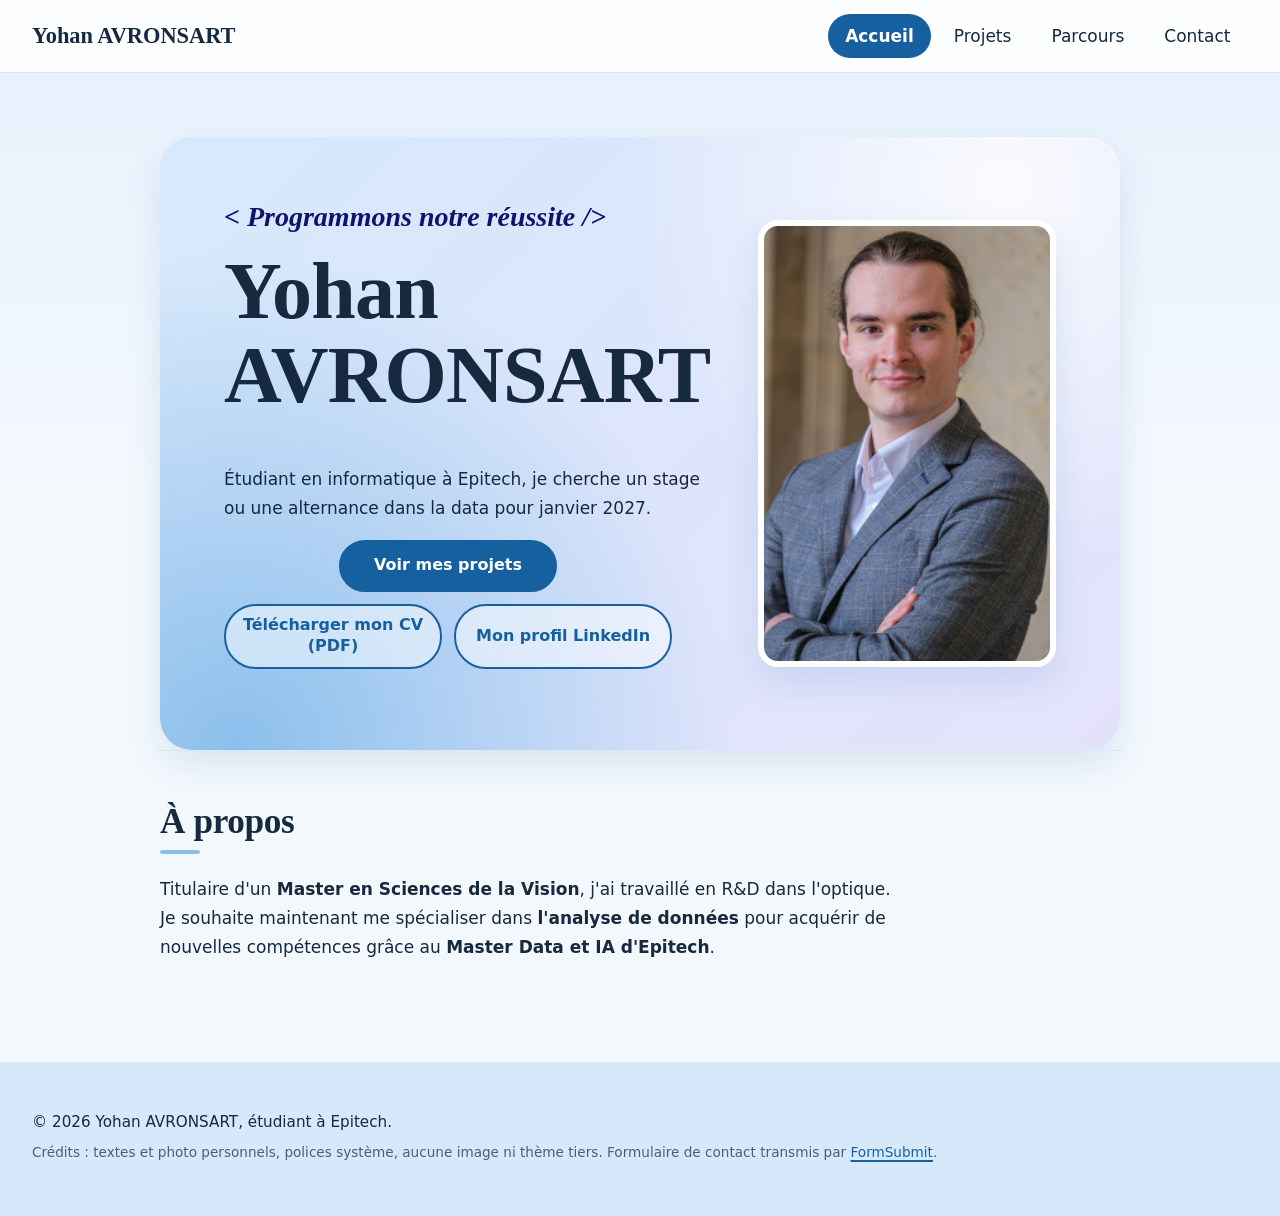
<file: index.html>
<!doctype html>
<html lang="fr">
  <head>
    <meta charset="utf-8" />
    <meta name="viewport" content="width=device-width, initial-scale=1" />
    <title>Yohan AVRONSART - Présentation</title>
    <meta
      name="description"
      content="Portfolio de Yohan AVRONSART, étudiant en informatique à Epitech."
    />
    <meta property="og:title" content="Accueil | Yohan AVRONSART" />
    <meta
      property="og:description"
      content="Portfolio de Yohan AVRONSART, étudiant en informatique à Epitech."
    />
    <link rel="stylesheet" href="css/base.css" />
    <link rel="stylesheet" href="css/layout.css" />
    <link rel="stylesheet" href="css/components.css" />
  </head>
  <body>
    <a class="skip-link" href="#contenu">Aller au contenu</a>
    <header class="site-header">
      <a class="site-header__brand" href="index.html">Yohan AVRONSART</a>
      <nav class="nav" aria-label="Navigation principale">
        <!-- Menu burger sans JavaScript : la case à cocher retient si le menu est ouvert ou fermé -->
        <input class="nav__checkbox" type="checkbox" id="burger" />
        <label class="nav__burger" for="burger">
          <span class="nav__bars" aria-hidden="true"></span>Menu
        </label>
        <ul class="nav__list">
          <li>
            <a class="nav__link" href="index.html" aria-current="page"
              >Accueil</a
            >
          </li>
          <li><a class="nav__link" href="projets.html">Projets</a></li>
          <li><a class="nav__link" href="parcours.html">Parcours</a></li>
          <li><a class="nav__link" href="contact.html">Contact</a></li>
        </ul>
      </nav>
    </header>
    <main class="page" id="contenu">
      <section class="hero page__section" aria-labelledby="titre-hero">
        <div>
          <p class="hero__tagline">&lt; Programmons notre réussite /&gt;</p>
          <h1 class="hero__title" id="titre-hero">Yohan AVRONSART</h1>
          <p>
            Étudiant en informatique à Epitech, je cherche un stage ou une
            alternance dans la data pour
            janvier 2027.
          </p>
          <div class="hero__actions">
            <a class="button hero__main-action" href="projets.html"
              >Voir mes projets</a
            >
            <a class="button button--ghost" href="assets/cv.pdf" download
              >Télécharger mon CV (PDF)</a
            >
            <a
              class="button button--ghost"
              href="https://www.linkedin.com/in/yohan-avronsart-973181307/"
              target="_blank"
              rel="noopener noreferrer"
              aria-label="Mon profil LinkedIn (nouvel onglet)"
              >Mon profil LinkedIn</a
            >
          </div>
        </div>
        <img
          class="hero__photo"
          src="assets/photo_yohan.png"
          width="227"
          height="342"
          alt="Portrait professionnel de Yohan AVRONSART"
        />
      </section>

      <section class="page__section" aria-labelledby="titre-apropos">
        <h2 id="titre-apropos">À propos</h2>
        <p>
          Titulaire d'un <b>Master en Sciences de la Vision</b>, j'ai travaillé
          en R&D dans l'optique. Je souhaite maintenant me spécialiser dans
          <b>l'analyse de données</b> pour acquérir de nouvelles compétences
          grâce au <b>Master Data et IA d'Epitech</b>.
        </p>
      </section>
    </main>
    <footer class="site-footer">
      <p>© 2026 Yohan AVRONSART, étudiant à Epitech.</p>
      <p class="site-footer__credits">
        Crédits : textes et photo personnels, polices système, aucune image ni
        thème tiers. Formulaire de contact transmis par
        <a href="https://formsubmit.co/" target="_blank" rel="noopener noreferrer">FormSubmit</a>.
      </p>
    </footer>
  </body>
</html>
</file>
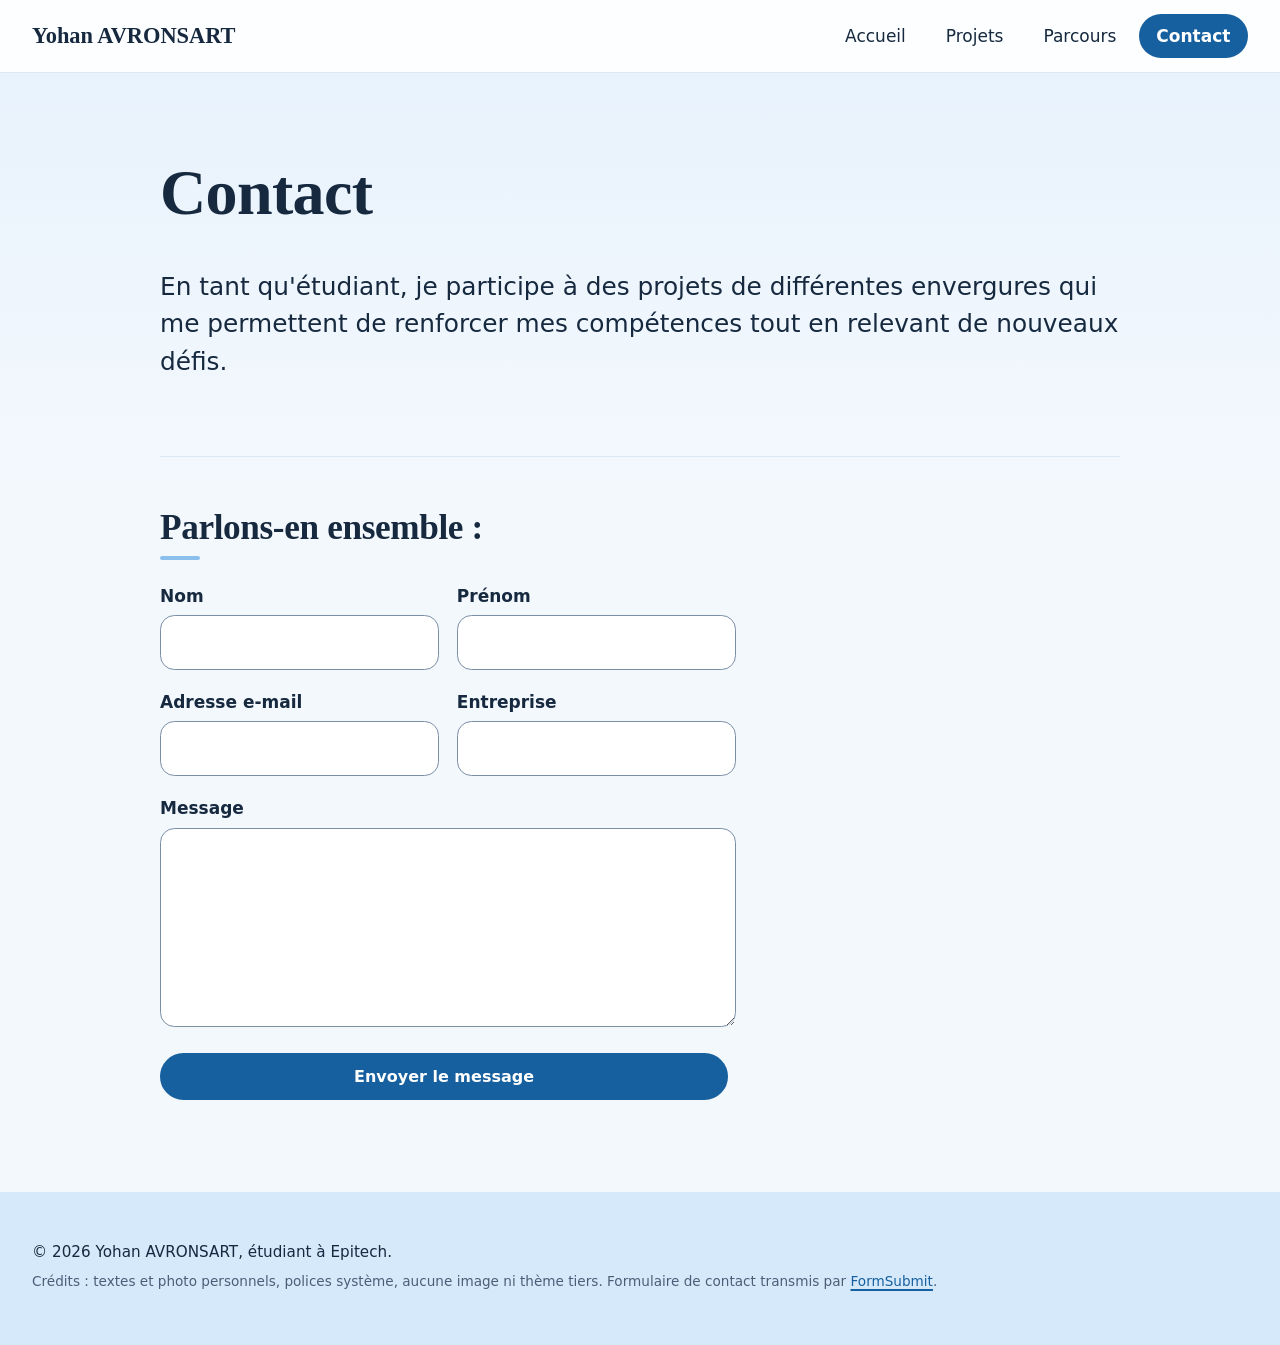
<file: contact.html>
<!doctype html>
<html lang="fr">
  <head>
    <meta charset="utf-8" />
    <meta name="viewport" content="width=device-width, initial-scale=1" />
    <title>Yohan AVRONSART - Contact</title>
    <meta
      name="description"
      content="Contacter Yohan AVRONSART : e-mail, réseaux professionnels et formulaire de contact."
    />
    <meta property="og:title" content="Contact | Yohan AVRONSART" />
    <meta
      property="og:description"
      content="Contacter Yohan AVRONSART : e-mail, réseaux professionnels et formulaire de contact."
    />
    <link rel="stylesheet" href="css/base.css" />
    <link rel="stylesheet" href="css/layout.css" />
    <link rel="stylesheet" href="css/components.css" />
  </head>
  <body>
    <a class="skip-link" href="#contenu">Aller au contenu</a>
    <header class="site-header">
      <a class="site-header__brand" href="index.html">Yohan AVRONSART</a>
      <nav class="nav" aria-label="Navigation principale">
        <!-- Menu burger sans JavaScript : la case à cocher retient si le menu est ouvert ou fermé -->
        <input class="nav__checkbox" type="checkbox" id="burger" />
        <label class="nav__burger" for="burger">
          <span class="nav__bars" aria-hidden="true"></span>Menu
        </label>
        <ul class="nav__list">
          <li><a class="nav__link" href="index.html">Accueil</a></li>
          <li><a class="nav__link" href="projets.html">Projets</a></li>
          <li><a class="nav__link" href="parcours.html">Parcours</a></li>
          <li>
            <a class="nav__link" href="contact.html" aria-current="page"
              >Contact</a
            >
          </li>
        </ul>
      </nav>
    </header>
    <main class="page" id="contenu">
      <section class="page__section" aria-labelledby="titre-contact">
        <h1 id="titre-contact">Contact</h1>
        <p class="lead">
          En tant qu'étudiant, je participe à des projets de différentes envergures qui me 
          permettent de renforcer mes compétences tout en relevant de nouveaux défis.
        </p>
      </section>

      <section class="page__section" aria-labelledby="titre-form">
        <h2 id="titre-form">Parlons-en ensemble :</h2>
        <!-- Site sans backend : FormSubmit reçoit le formulaire et le transfère par mail. -->
        <form
          class="form"
          action="https://formsubmit.co/1112d678ba770323f76ae459d02d8b22"
          method="post"
        >
          <input
            type="hidden"
            name="_subject"
            value="Nouveau message depuis le portfolio"
          />
          <input type="hidden" name="_template" value="table" />
          <div>
            <label class="form__label" for="nom">Nom</label>
            <input
              class="form__field"
              id="nom"
              name="nom"
              type="text"
              autocomplete="family-name"
              required
            />
          </div>
          <div>
            <label class="form__label" for="prenom">Prénom</label>
            <input
              class="form__field"
              id="prenom"
              name="prenom"
              type="text"
              autocomplete="given-name"
              required
            />
          </div>
          <div>
            <label class="form__label" for="email">Adresse e-mail</label>
            <input
              class="form__field"
              id="email"
              name="email"
              type="email"
              autocomplete="email"
              required
            />
          </div>
          <div>
            <label class="form__label" for="entreprise">Entreprise</label>
            <input
              class="form__field"
              id="entreprise"
              name="entreprise"
              type="text"
              autocomplete="organization"
            />
          </div>
          <div class="form__full">
            <label class="form__label" for="message">Message</label>
            <textarea
              class="form__field"
              id="message"
              name="message"
              rows="6"
              required
            ></textarea>
          </div>
          <button class="button form__full" type="submit">
            Envoyer le message
          </button>
        </form>
      </section>
    </main>
    <footer class="site-footer">
      <p>© 2026 Yohan AVRONSART, étudiant à Epitech.</p>
      <p class="site-footer__credits">
        Crédits : textes et photo personnels, polices système, aucune image ni
        thème tiers. Formulaire de contact transmis par
        <a href="https://formsubmit.co/" target="_blank" rel="noopener noreferrer">FormSubmit</a>.
      </p>
    </footer>
  </body>
</html>
</file>
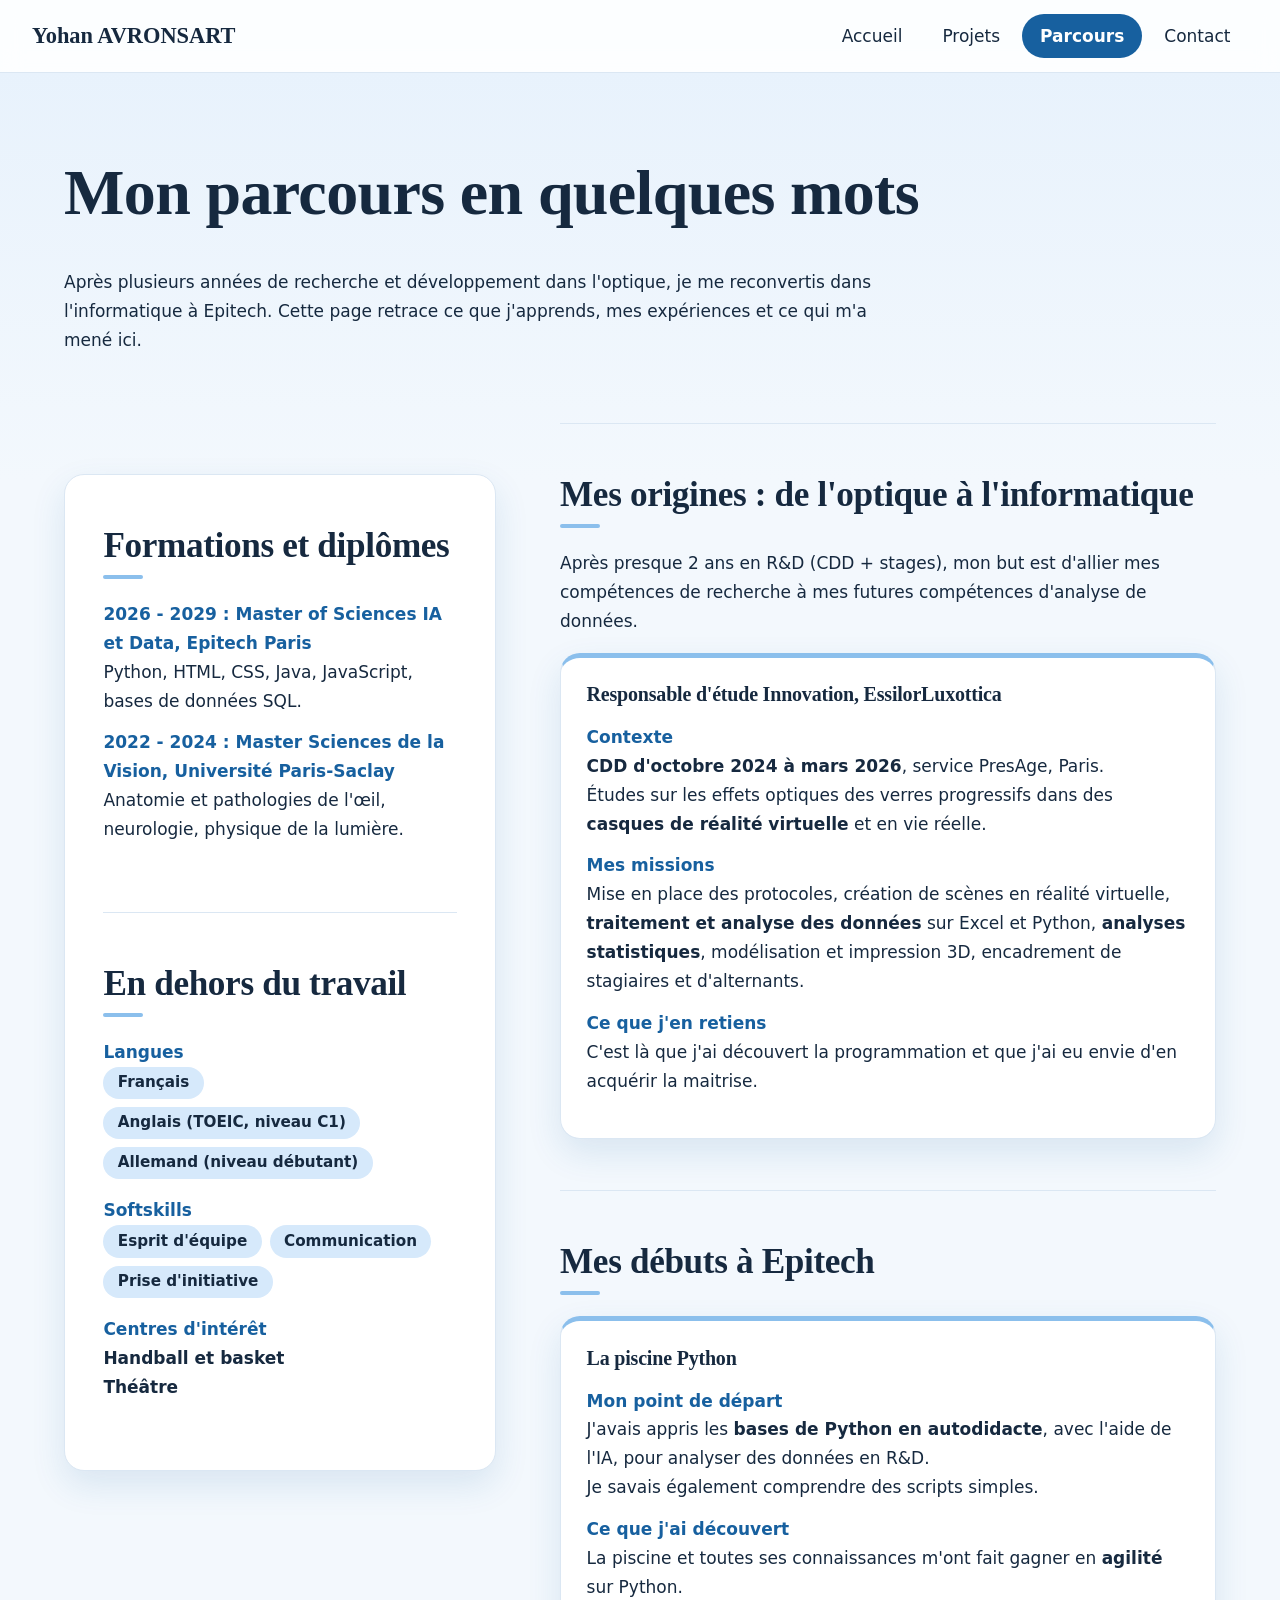
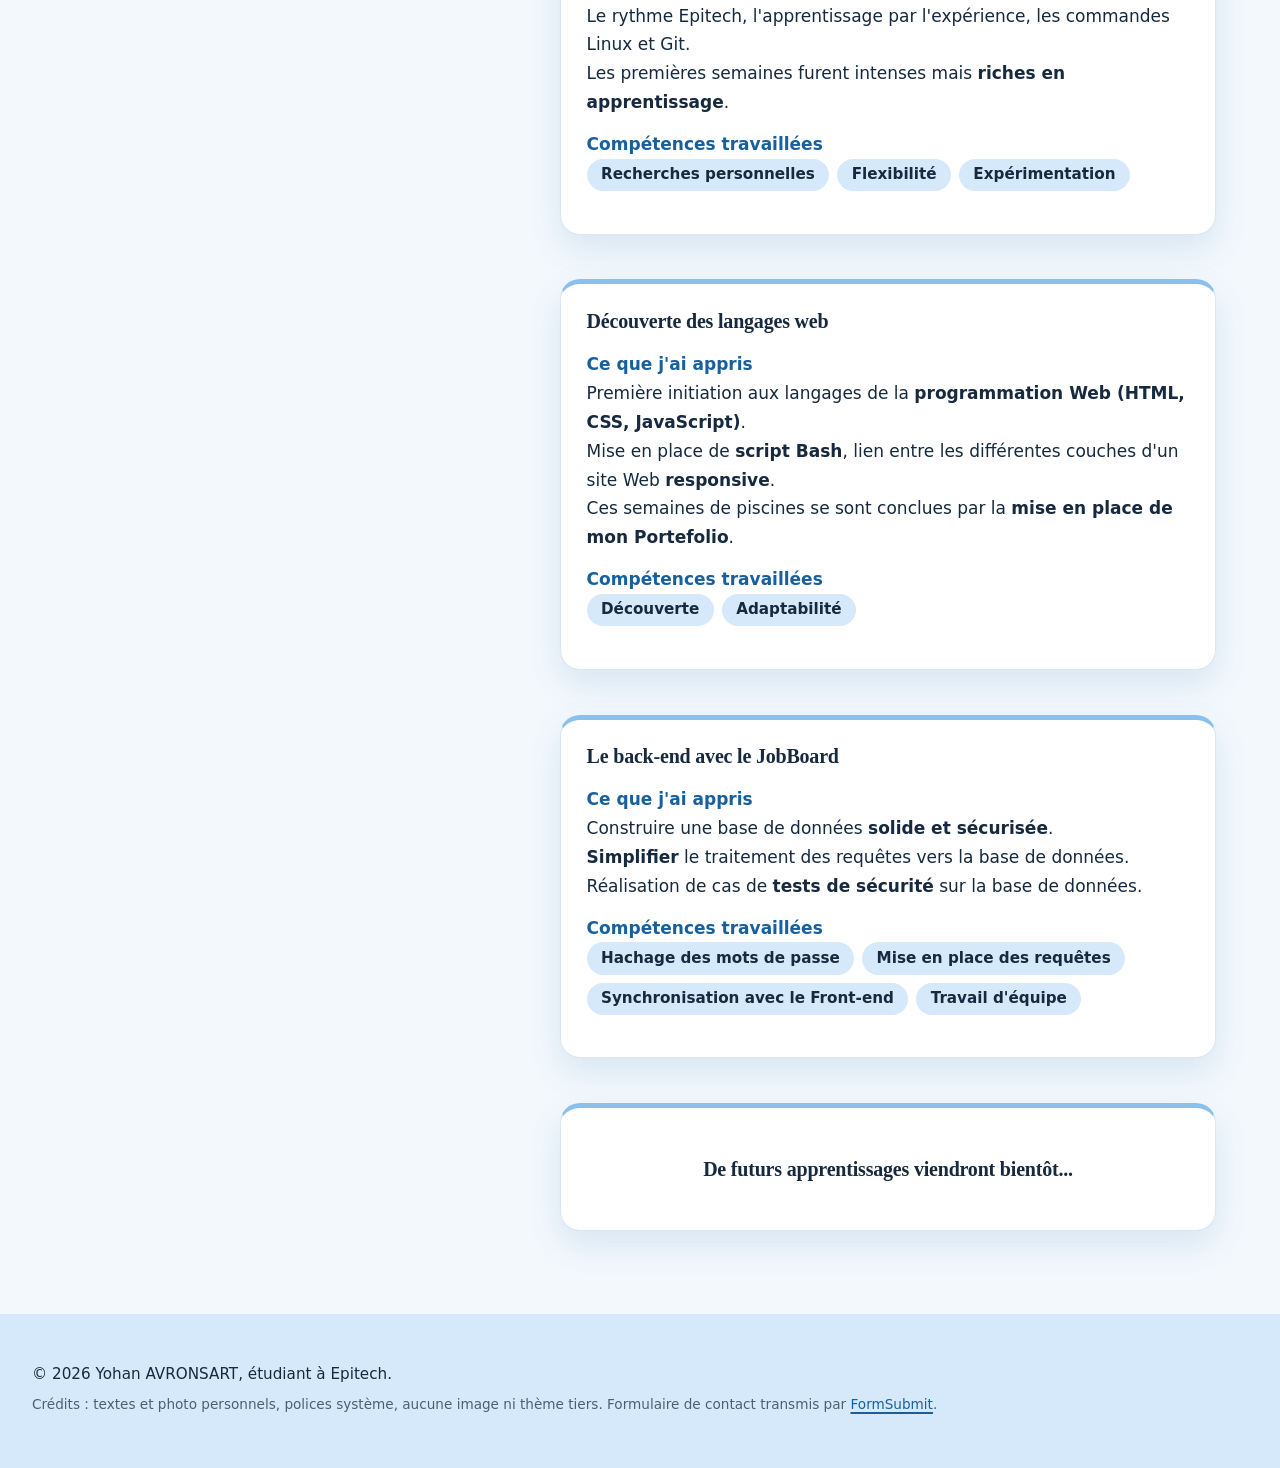
<file: parcours.html>
<!doctype html>
<html lang="fr">
  <head>
    <meta charset="utf-8" />
    <meta name="viewport" content="width=device-width, initial-scale=1" />
    <title>Yohan AVRONSART - Mon parcours</title>
    <meta
      name="description"
      content="Parcours de Yohan AVRONSART : ce que j'ai appris à Epitech, mes expériences hors projets scolaires, mon expérience en R&D et mes diplômes."
    />
    <meta property="og:title" content="Parcours | Yohan AVRONSART" />
    <meta
      property="og:description"
      content="Parcours de Yohan AVRONSART : ce que j'ai appris à Epitech, mes expériences hors projets scolaires, mon expérience en R&D et mes diplômes."
    />
    <link rel="stylesheet" href="css/base.css" />
    <link rel="stylesheet" href="css/layout.css" />
    <link rel="stylesheet" href="css/components.css" />
  </head>
  <body>
    <a class="skip-link" href="#contenu">Aller au contenu</a>
    <header class="site-header">
      <a class="site-header__brand" href="index.html">Yohan AVRONSART</a>
      <nav class="nav" aria-label="Navigation principale">
        <!-- Menu burger sans JavaScript : la case à cocher retient si le menu est ouvert ou fermé -->
        <input class="nav__checkbox" type="checkbox" id="burger" />
        <label class="nav__burger" for="burger">
          <span class="nav__bars" aria-hidden="true"></span>Menu
        </label>
        <ul class="nav__list">
          <li><a class="nav__link" href="index.html">Accueil</a></li>
          <li><a class="nav__link" href="projets.html">Projets</a></li>
          <li>
            <a class="nav__link" href="parcours.html" aria-current="page"
              >Parcours</a
            >
          </li>
          <li><a class="nav__link" href="contact.html">Contact</a></li>
        </ul>
      </nav>
    </header>
    <main class="page page--wide" id="contenu">
      <section class="page__section intro" aria-labelledby="titre-parcours">
        <h1 id="titre-parcours">Mon parcours en quelques mots</h1>
        <p>
          Après plusieurs années de recherche et développement dans l'optique,
          je me reconvertis dans l'informatique à Epitech. Cette page retrace ce
          que j'apprends, mes expériences et ce qui m'a mené ici.
        </p>
      </section>

      <div class="page__columns">
        <aside class="page__aside" aria-label="Formations et vie personnelle">
      <section class="page__section" aria-labelledby="titre-formations">
        <h2 id="titre-formations">Formations et diplômes</h2>
        <dl>
          <dt>2026 - 2029 : Master of Sciences IA et Data, Epitech Paris</dt>
          <dd>Python, HTML, CSS, Java, JavaScript, bases de données SQL.</dd>
          <dt>
            2022 - 2024 : Master Sciences de la Vision, Université
            Paris-Saclay
          </dt>
          <dd>
            Anatomie et pathologies de l'œil, neurologie, physique de la
            lumière.
          </dd>
        </dl>
      </section>

      <section class="page__section" aria-labelledby="titre-moi">
        <h2 id="titre-moi">En dehors du travail</h2>
        <dl>
          <dt>Langues</dt>
          <dd>
            <ul class="tags">
              <li class="tags__item">Français</li>
              <li class="tags__item">Anglais (TOEIC, niveau C1)</li>
              <li class="tags__item">Allemand (niveau débutant)</li>
            </ul>
          </dd>
          <dt>Softskills</dt>
          <dd>
            <ul class="tags">
              <li class="tags__item">Esprit d'équipe</li>
              <li class="tags__item">Communication</li>
              <li class="tags__item">Prise d'initiative</li>
            </ul>
          </dd>
          <dt>Centres d'intérêt</dt>
          <dd>
            <b>Handball et basket</b><br />
            <b>Théâtre</b>
          </dd>
        </dl>
      </section>
        </aside>

        <div class="page__main">

      <section class="page__section" aria-labelledby="titre-appris">
        <h2 id="titre-appris">Mes origines : de l'optique à l'informatique</h2>
        <p>
          Après presque 2 ans en R&D (CDD + stages), mon but est d'allier mes compétences de
          recherche à mes futures compétences d'analyse de données.
        </p>
        <div class="stack">
          <article class="card">
            <h3>Responsable d'étude Innovation, EssilorLuxottica</h3>
            <dl>
              <dt>Contexte</dt>
              <dd>
                <b>CDD d'octobre 2024 à mars 2026</b>, service PresAge,
                Paris.<br />
                Études sur les effets optiques des verres progressifs dans des
                <b>casques de réalité virtuelle</b> et en vie réelle.
              </dd>
              <dt>Mes missions</dt>
              <dd>
                Mise en place des protocoles, création de scènes en réalité
                virtuelle, <b>traitement et analyse des données</b> sur Excel et
                Python, <b>analyses statistiques</b>, modélisation et impression
                3D, encadrement de stagiaires et d'alternants.
              </dd>
              <dt>Ce que j'en retiens</dt>
              <dd>
                C'est là que j'ai découvert la programmation et que j'ai eu
                envie d'en acquérir la maitrise.<br />
              </dd>
            </dl>
          </article>
        </div>
      </section>

      <section class="page__section" aria-labelledby="titre-epitech">
        <h2 id="titre-epitech">Mes débuts à Epitech</h2>
        <div class="stack">
          <article class="card">
            <h3>La piscine Python</h3>
            <dl>
              <dt>Mon point de départ</dt>
              <dd>
                J'avais appris les <b>bases de Python en autodidacte</b>, avec
                l'aide de l'IA, pour analyser des données en R&amp;D.<br />
                Je savais également comprendre des scripts simples.  
              </dd>
              <dt>Ce que j'ai découvert</dt>
              <dd>
                La piscine et toutes ses connaissances m'ont fait gagner en <b>agilité</b> sur Python.<br />
                Le rythme Epitech, l'apprentissage par l'expérience, les commandes Linux et Git.<br />
                Les premières semaines furent intenses mais <b>riches en apprentissage</b>.
              </dd>
              <dt>Compétences travaillées</dt>
              <dd>
                <ul class="tags">
                  <li class="tags__item">Recherches personnelles</li>
                  <li class="tags__item">Flexibilité</li>
                  <li class="tags__item">Expérimentation</li>
                </ul>
              </dd>
            </dl>
          </article>
          <article class="card">
            <h3>Découverte des langages web</h3>
            <dl>
              <dt>Ce que j'ai appris</dt>
              <dd>
                Première initiation aux langages de la <b>programmation Web (HTML, CSS, JavaScript)</b>.<br />
                Mise en place de <b>script Bash</b>, lien entre les différentes couches d'un site Web <b>responsive</b>. <br />
                Ces semaines de piscines se sont conclues par la <b>mise en place de mon Portefolio</b>.
              </dd>
              <dt>Compétences travaillées</dt>
              <dd>
                <ul class="tags">
                  <li class="tags__item">Découverte</li>
                  <li class="tags__item">Adaptabilité</li>
                </ul>
              </dd>
            </dl>
          </article>
          <article class="card">
            <h3>Le back-end avec le JobBoard</h3>
            <dl>
              <dt>Ce que j'ai appris</dt>
              <dd>
                Construire une base de données <b>solide et sécurisée</b>.<br/>
                <b>Simplifier</b> le traitement des requêtes vers la base de données.<br />
                Réalisation de cas de <b>tests de sécurité</b> sur la base de données.
              </dd>
              <dt>Compétences travaillées</dt>
              <dd>
                <ul class="tags">
                  <li class="tags__item">Hachage des mots de passe</li>
                  <li class="tags__item">Mise en place des requêtes</li>
                  <li class="tags__item">Synchronisation avec le Front-end</li>
                  <li class="tags__item">Travail d'équipe</li>
                </ul>
              </dd>
            </dl>
          </article>
          <article class="card card--placeholder">
            <h3>De futurs apprentissages viendront bientôt...</h3>
          </article>
        </div>
      </section>
        </div>
      </div>
    </main>
    <footer class="site-footer">
      <p>© 2026 Yohan AVRONSART, étudiant à Epitech.</p>
      <p class="site-footer__credits">
        Crédits : textes et photo personnels, polices système, aucune image ni
        thème tiers. Formulaire de contact transmis par
        <a href="https://formsubmit.co/" target="_blank" rel="noopener noreferrer">FormSubmit</a>.
      </p>
    </footer>
  </body>
</html>
</file>
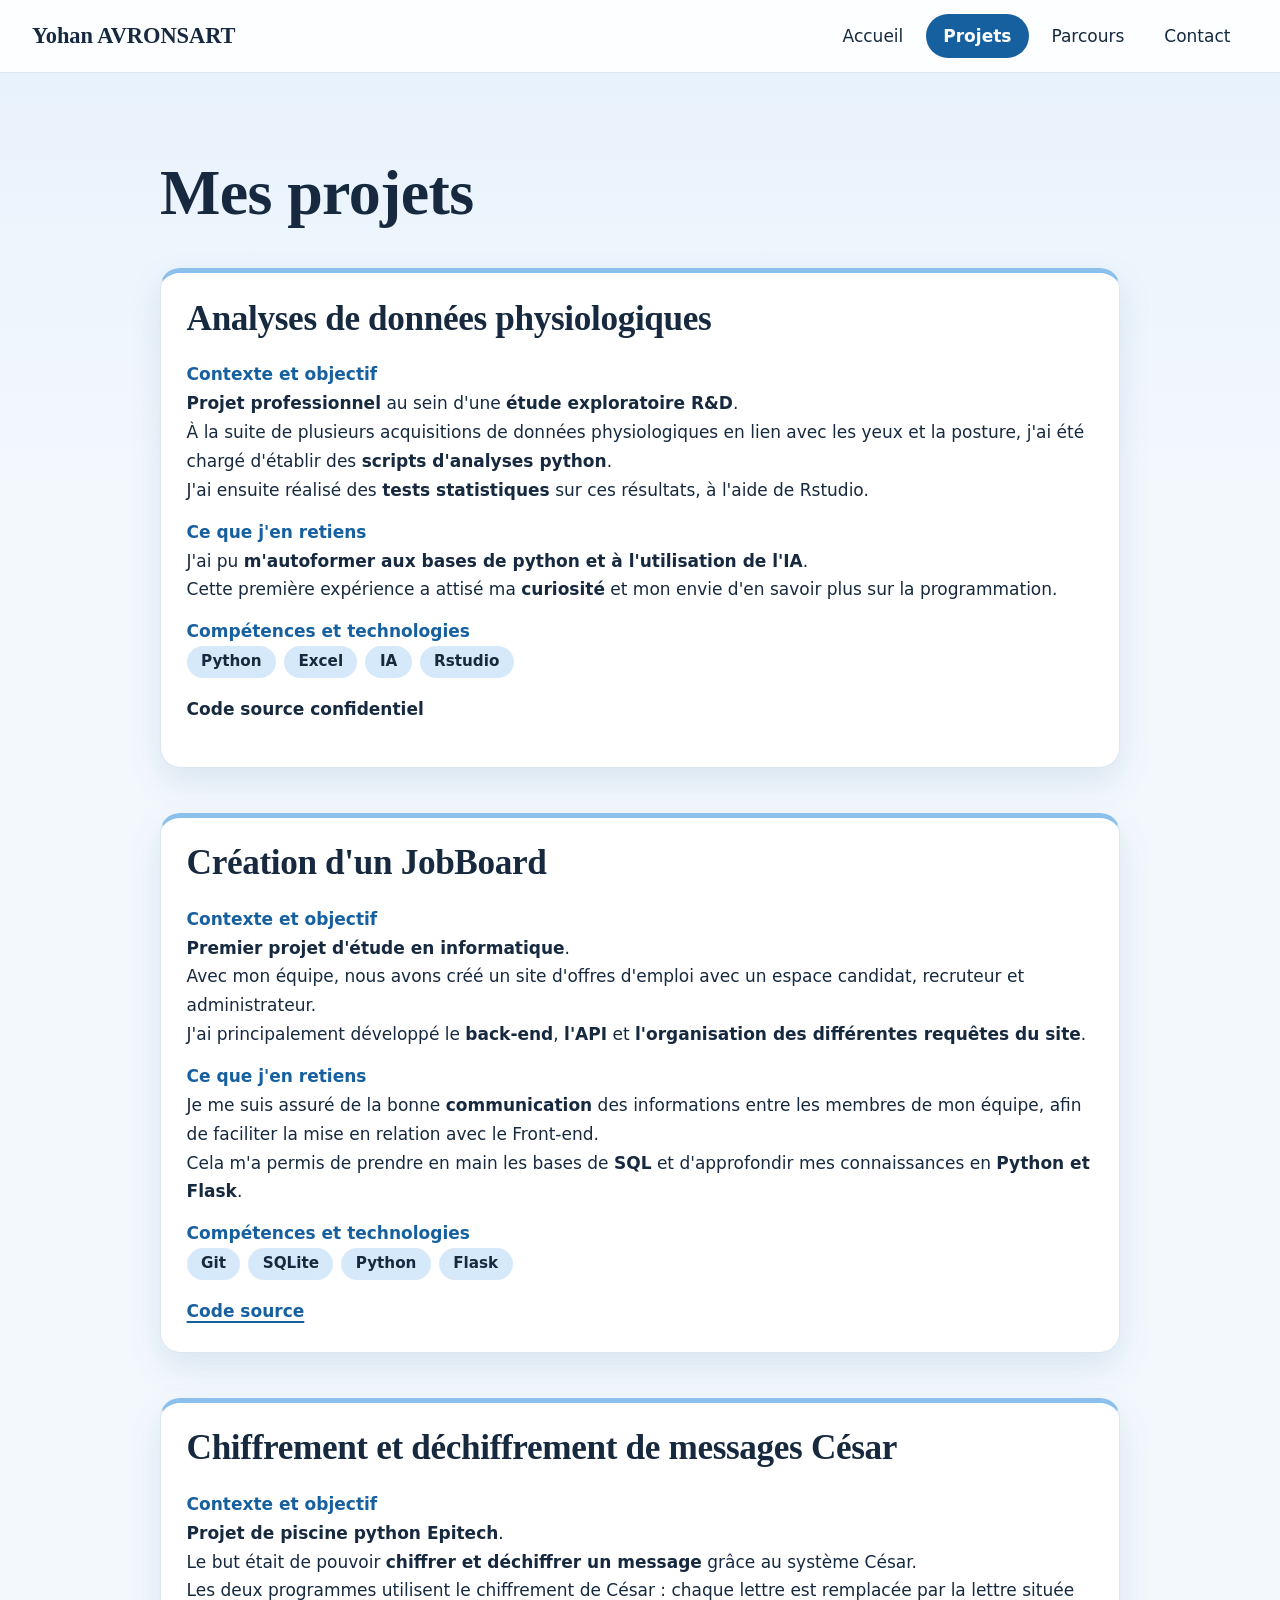
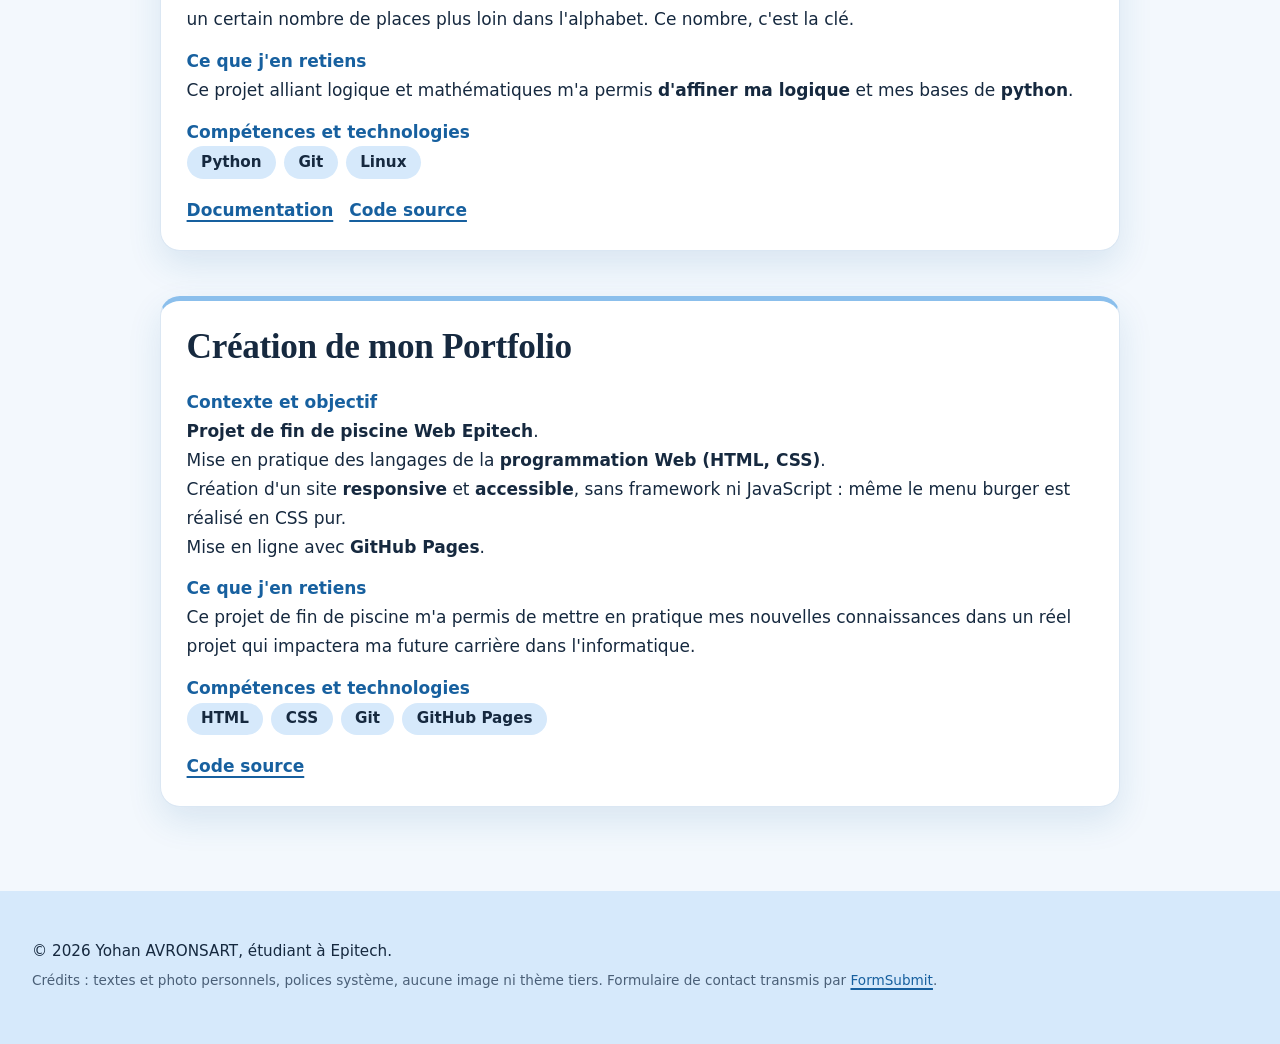
<file: projets.html>
<!doctype html>
<html lang="fr">
  <head>
    <meta charset="utf-8" />
    <meta name="viewport" content="width=device-width, initial-scale=1" />
    <title>Yohan AVRONSART - Mes projets</title>
    <meta
      name="description"
      content="Projets scolaires et personnels : contexte, objectifs, technologies et liens."
    />
    <meta property="og:title" content="Projets | Yohan AVRONSART" />
    <meta
      property="og:description"
      content="Projets scolaires et personnels : contexte, objectifs, technologies et liens."
    />
    <link rel="stylesheet" href="css/base.css" />
    <link rel="stylesheet" href="css/layout.css" />
    <link rel="stylesheet" href="css/components.css" />
  </head>
  <body>
    <a class="skip-link" href="#contenu">Aller au contenu</a>
    <header class="site-header">
      <a class="site-header__brand" href="index.html">Yohan AVRONSART</a>
      <nav class="nav" aria-label="Navigation principale">
        <!-- Menu burger sans JavaScript : la case à cocher retient si le menu est ouvert ou fermé -->
        <input class="nav__checkbox" type="checkbox" id="burger" />
        <label class="nav__burger" for="burger">
          <span class="nav__bars" aria-hidden="true"></span>Menu
        </label>
        <ul class="nav__list">
          <li><a class="nav__link" href="index.html">Accueil</a></li>
          <li>
            <a class="nav__link" href="projets.html" aria-current="page"
              >Projets</a
            >
          </li>
          <li><a class="nav__link" href="parcours.html">Parcours</a></li>
          <li><a class="nav__link" href="contact.html">Contact</a></li>
        </ul>
      </nav>
    </header>
    <main class="page" id="contenu">
      <section class="page__section" aria-labelledby="titre-projets">
        <h1 id="titre-projets">Mes projets</h1>
        <div class="stack">
          <article class="card">
            <h2>Analyses de données physiologiques</h2>
            <dl>
              <dt>Contexte et objectif</dt>
              <dd>
                <b>Projet professionnel</b> au sein d'une
                <b>étude exploratoire R&D</b>.<br />
                À la suite de plusieurs acquisitions de données physiologiques en
                lien avec les yeux et la posture, j'ai été chargé d'établir des
                <b>scripts d'analyses python</b>. <br />
                J'ai ensuite réalisé des <b>tests statistiques</b> sur ces
                résultats, à l'aide de Rstudio.
              </dd>
              <dt>Ce que j'en retiens</dt>
              <dd>
                J'ai pu
                <b
                  >m'autoformer aux bases de python et à l'utilisation de
                  l'IA</b
                >. <br />
                Cette première expérience a attisé ma <b>curiosité</b> et mon
                envie d'en savoir plus sur la programmation.
              </dd>
              <dt>Compétences et technologies</dt>
              <dd>
                <ul class="tags">
                  <li class="tags__item">Python</li>
                  <li class="tags__item">Excel</li>
                  <li class="tags__item">IA</li>
                  <li class="tags__item">Rstudio</li>
                </ul>
              </dd>
            </dl>
            <ul class="card__links">
              <li>
                <p>Code source confidentiel</p>
              </li>
            </ul>
          </article>
          <article class="card">
            <h2>Création d'un JobBoard</h2>
            <dl>
              <dt>Contexte et objectif</dt>
              <dd>
                <b>Premier projet d'étude en informatique</b>.<br />
                Avec mon équipe, nous avons créé un site d'offres d'emploi avec un
                espace candidat, recruteur et administrateur.<br />
                J'ai principalement développé le <b>back-end</b>,
                <b>l'API</b> et
                <b>l'organisation des différentes requêtes du site</b>.
              </dd>
              <dt>Ce que j'en retiens</dt>
              <dd>
                Je me suis assuré de la bonne <b>communication</b> des
                informations entre les membres de mon équipe, afin de faciliter
                la mise en relation avec le Front-end.<br />
                Cela m'a permis de prendre en main les bases de
                <b>SQL</b> et d'approfondir mes connaissances en
                <b>Python et Flask</b>.
              </dd>
              <dt>Compétences et technologies</dt>
              <dd>
                <ul class="tags">
                  <li class="tags__item">Git</li>
                  <li class="tags__item">SQLite</li>
                  <li class="tags__item">Python</li>
                  <li class="tags__item">Flask</li>
                </ul>
              </dd>
            </dl>
            <ul class="card__links">
              <li>
                <a href="https://github.com/Yohan-AVRONSART/Projets/tree/main/Projet_JobBoard" target="_blank" rel="noopener noreferrer">Code source</a>
              </li>
            </ul>
          </article>
          <article class="card">
            <h2>Chiffrement et déchiffrement de messages César</h2>
            <dl>
              <dt>Contexte et objectif</dt>
              <dd>
                <b>Projet de piscine python Epitech</b>.<br />
                Le but était de pouvoir
                <b>chiffrer et déchiffrer un message</b> grâce au système
                César.<br />
                Les deux programmes utilisent le chiffrement de César : chaque
                lettre est remplacée par la lettre située un certain nombre de
                places plus loin dans l'alphabet. Ce nombre, c'est la clé.
              </dd>
              <dt>Ce que j'en retiens</dt>
              <dd>
                Ce projet alliant logique et mathématiques m'a permis
                <b>d'affiner ma logique</b> et mes bases de <b>python</b>.<br />
              </dd>
              <dt>Compétences et technologies</dt>
              <dd>
                <ul class="tags">
                  <li class="tags__item">Python</li>
                  <li class="tags__item">Git</li>
                  <li class="tags__item">Linux</li>
                </ul>
              </dd>
            </dl>
            <ul class="card__links">
              <li>
                <a href="https://fr.wikipedia.org/wiki/Chiffrement_par_d%C3%A9calage" target="_blank" rel="noopener noreferrer">Documentation</a>
              </li>
              <li>
                <a href="https://github.com/Yohan-AVRONSART/Projets/tree/main/Piscine_python" target="_blank" rel="noopener noreferrer">Code source</a>
              </li>
            </ul>
          </article>
          <article class="card">
            <h2>Création de mon Portfolio</h2>
            <dl>
              <dt>Contexte et objectif</dt>
              <dd>
                <b>Projet de fin de piscine Web Epitech</b>.<br />
                Mise en pratique des langages de la <b>programmation Web (HTML, CSS)</b>.<br />
                Création d'un site <b>responsive</b> et <b>accessible</b>, sans framework ni JavaScript :
                même le menu burger est réalisé en CSS pur.<br />
                Mise en ligne avec <b>GitHub Pages</b>.
              </dd>
              <dt>Ce que j'en retiens</dt>
              <dd>
                Ce projet de fin de piscine m'a permis de mettre en pratique mes nouvelles connaissances 
                dans un réel projet qui impactera ma future carrière dans l'informatique. <br />
              </dd>
              <dt>Compétences et technologies</dt>
              <dd>
                <ul class="tags">
                  <li class="tags__item">HTML</li>
                  <li class="tags__item">CSS</li>
                  <li class="tags__item">Git</li>
                  <li class="tags__item">GitHub Pages</li>
                </ul>
              </dd>
            </dl>
            <ul class="card__links">
              <li>
                <a href="https://github.com/Yohan-AVRONSART/Portfolio" target="_blank" rel="noopener noreferrer">Code source</a>
              </li>
            </ul>
          </article>
        </div>
      </section>
    </main>
    <footer class="site-footer">
      <p>© 2026 Yohan AVRONSART, étudiant à Epitech.</p>
      <p class="site-footer__credits">
        Crédits : textes et photo personnels, polices système, aucune image ni
        thème tiers. Formulaire de contact transmis par
        <a href="https://formsubmit.co/" target="_blank" rel="noopener noreferrer">FormSubmit</a>.
      </p>
    </footer>
  </body>
</html>
</file>
<file: css/base.css>
/* base.css : variables, reset, typographie */
:root {
  --paper: #f3f8fd;        /* fond de page : bleu très pâle */
  --white: #ffffff;
  --ink: #16293f;          /* texte : bleu nuit */
  --muted: #4a5f77;
  --accent: #17609f;       /* bleu profond : liens, boutons */
  --navy: #10136d;         /* bleu marine : phrase d'accroche de l'accueil */
  --sky: #d6e9fb;          /* bleu ciel clair : fonds doux */
  --sky-deep: #8bbfec;     /* bleu ciel soutenu : décorations */
  --lilac: #e4e2fb;        /* lilas pâle : fin des dégradés */
  --line: #dbe7f3;
  --field: #7a8fa6;        /* bordure des champs de formulaire */
  --shadow: 0 14px 34px rgba(23, 96, 159, .12);
  --radius: 1.25rem;
  --font: "Segoe UI Variable Text", "Segoe UI", system-ui, -apple-system, Roboto, Helvetica, Arial, sans-serif;
  --font-display: "Iowan Old Style", "Palatino Linotype", Palatino, "Book Antiqua", Georgia, serif;
  --space: clamp(1rem, 3vw, 2rem);
}
*, *::before, *::after { box-sizing: border-box; }
body { min-height: 100vh; min-height: 100dvh; display: flex; flex-direction: column; margin: 0; font: 1.0625rem/1.7 var(--font); color: var(--ink);
  background: linear-gradient(180deg, #e6f1fc 0, var(--paper) 30rem) no-repeat, var(--paper); }
h1, h2, h3 { font-family: var(--font-display); font-weight: 600; line-height: 1.15; margin: 0 0 .6em; letter-spacing: -.01em; }
h1 { font-size: clamp(2.4rem, 7vw, 4rem); }
h2 { font-size: clamp(1.6rem, 4vw, 2.2rem); }
h3 { font-size: 1.25rem; }
p, ul { margin: 0 0 1em; max-width: 68ch; }
a { color: var(--accent); text-underline-offset: .22em; text-decoration-thickness: 1.5px; }
a:hover { color: var(--ink); }
img { max-width: 100%; height: auto; display: block; }
:focus-visible { outline: 3px solid var(--accent); outline-offset: 3px; border-radius: 4px; }
@media (prefers-reduced-motion: reduce) { * { transition: none !important; animation: none !important; } }
</file>
<file: css/layout.css>
/* layout.css : structure commune à toutes les pages (header, nav, main, footer) */
.skip-link { position: absolute; left: -999px; background: var(--ink); color: var(--white); padding: .5rem 1rem; border-radius: 0 0 .5rem .5rem; }
.skip-link:focus { left: 1rem; top: 0; z-index: 30; }

/* En-tête collant, légèrement translucide */
.site-header { position: sticky; top: 0; z-index: 20; display: flex; flex-wrap: wrap; gap: .75rem 2rem; align-items: center;
  justify-content: space-between; padding: .9rem var(--space); background: rgba(255, 255, 255, .88);
  -webkit-backdrop-filter: blur(10px); backdrop-filter: blur(10px); border-bottom: 1px solid var(--line); }
.site-header__brand { font: 600 1.4rem var(--font-display); color: var(--ink); text-decoration: none; }
.nav__list { display: flex; flex-wrap: wrap; gap: .3rem; list-style: none; margin: 0; padding: 0; }
.nav__link { display: block; color: var(--ink); text-decoration: none; padding: .45rem 1.1rem; border-radius: 2rem; transition: background-color .2s; }
.nav__link:hover { background: var(--sky); color: var(--ink); }
.nav__link[aria-current="page"] { background: var(--accent); color: var(--white); font-weight: 600; }

.page { flex: 1; width: 100%; max-width: 64rem; margin: 0 auto; padding: var(--space); }
.page__section { padding: calc(var(--space) * 1.6) 0; border-top: 1px solid var(--line); }
.page__section:first-child { border-top: 0; }
/* Page avec colonne latérale (parcours) : <aside> à gauche, contenu à droite ; empilés sur mobile */
.page--wide { max-width: 76rem; }
.page__columns { display: grid; gap: 0 calc(var(--space) * 2); }
.page__columns .page__section:first-child { border-top: 1px solid var(--line); } /* garde le trait sous l'intro */
@media (min-width: 1100px) {
  .page__columns { grid-template-columns: 27rem minmax(0, 1fr); }
  .page__aside { align-self: start; }
}
/* Aside sur fond blanc, comme les cartes */
.page__aside { margin-top: calc(var(--space) * 1.6); padding: 0 calc(var(--space) * 1.2); background: var(--white);
  border: 1px solid var(--line); border-radius: var(--radius); box-shadow: var(--shadow); }
.page__columns .page__aside .page__section:first-child { border-top: 0; }
/* Contenu de l'aside sans carte : mêmes intitulés que dans les cartes */
.page__aside dt { font-weight: 700; margin-top: .8rem; color: var(--accent); }
.page__aside dd { margin: 0; }
/* Petite barre bleue sous les titres de section */
.page__section > h2::after { content: ""; display: block; width: 2.5rem; height: 4px; margin-top: .5rem; border-radius: 4px; background: var(--sky-deep); }

.site-footer { padding: calc(var(--space) * 1.5) var(--space); background: var(--sky); color: var(--ink); font-size: .95rem; }
.site-footer p { max-width: none; margin: 0 0 .3em; }
.site-footer__credits { font-size: .85rem; color: var(--muted); }

/* Icône du menu burger : trois barres dessinées en CSS */
.nav__bars, .nav__bars::before, .nav__bars::after { display: block; width: 1.3rem; height: 2px; border-radius: 2px;
  background: currentColor; }
.nav__bars { position: relative; }
.nav__bars::before, .nav__bars::after { content: ""; position: absolute; left: 0; }
.nav__bars::before { top: -6px; }
.nav__bars::after { top: 6px; }

/* Menu burger 100 % HTML/CSS (astuce de la case à cocher) :
   1. une case à cocher cachée retient l'état : cochée = menu ouvert ;
   2. le <label for="burger"> sert de bouton : cliquer dessus coche ou décoche la case ;
   3. le sélecteur ":checked ~" affiche la liste quand la case est cochée. */
.nav__checkbox { display: none; }
.nav__burger { display: none; align-items: center; gap: .7rem; padding: .5rem 1.1rem; background: var(--white);
  color: var(--ink); border: 1px solid var(--field); border-radius: 2rem; font-weight: 600; cursor: pointer; }

@media (max-width: 699px) {
  .site-header { flex-wrap: nowrap; }
  .nav__burger { display: inline-flex; }
  /* Accessible au clavier : la case est invisible (opacity: 0) mais existe encore, donc la touche Tab
     peut l'atteindre et Espace la coche. Quand elle a le focus, on entoure le label pour le montrer. */
  .nav__checkbox { display: block; position: absolute; opacity: 0; }
  .nav__checkbox:focus-visible + .nav__burger { outline: 3px solid var(--accent); outline-offset: 3px; }
  .nav__list { display: none; position: absolute; top: 100%; left: 0; right: 0; z-index: 5; gap: 0;
    flex-direction: column; background: var(--white); border-radius: 0 0 var(--radius) var(--radius); box-shadow: var(--shadow); overflow: hidden; }
  .nav__checkbox:checked ~ .nav__list { display: flex; }
  .nav__link { padding: .95rem var(--space); border-radius: 0; border-top: 1px solid var(--line); }
}
</file>
<file: css/components.css>
/* Bloc d'accueil : dégradé de bleu clair avec des halos lumineux */
.hero {
  display: grid;
  gap: calc(var(--space) * 1.5);
  align-items: center;
  margin-top: var(--space);
  padding: clamp(1.5rem, 6vw, 4rem);
  border-radius: calc(var(--radius) * 1.6);
  background:
    radial-gradient(
      circle at 88% 8%,
      rgba(255, 255, 255, 0.85) 0,
      transparent 38%
    ),
    radial-gradient(circle at 8% 100%, var(--sky-deep) 0, transparent 46%),
    linear-gradient(135deg, var(--sky) 0%, var(--lilac) 100%);
  box-shadow: var(--shadow);
}
@media (min-width: 760px) {
  .hero {
    grid-template-columns: 1.5fr 1fr;
  }
}
.hero__title {
  font-size: clamp(2.8rem, 9vw, 5rem);
  line-height: 1.05;
}
.hero__tagline {
  font: italic 600 1.75rem var(--font-display);
  margin-bottom: 1rem;
  color: var(--navy);
}
.hero__photo {
  width: 100%;
  max-width: 22rem;
  justify-self: center;
  aspect-ratio: 2 / 3;
  object-fit: cover;
  background: var(--sky);
  border: 6px solid var(--white);
  border-radius: var(--radius);
  box-shadow: var(--shadow);
}
/* Boutons de l'accueil : 2 colonnes égales, "Voir mes projets" centré entre les deux rangées */
.hero__actions {
  display: grid;
  grid-template-columns: repeat(2, 1fr);
  gap: 0.75rem;
  max-width: 28rem;
  margin: 0 0 1em;
}
.hero__actions .button {
  display: flex;
  align-items: center;
  justify-content: center;
  min-height: 3.25rem;
  margin: 0;
  padding: 0.6rem 1rem;
  text-align: center;
  line-height: 1.3;
}
.hero__main-action {
  grid-column: 1 / -1;
  justify-self: center;
  width: calc(50% - 0.375rem);
}

.button {
  display: inline-block;
  margin: 0 0.5rem 0.5rem 0;
  padding: 0.75rem 1.5rem;
  background: var(--accent);
  color: var(--white);
  border: 2px solid var(--accent);
  border-radius: 2rem;
  font: 600 1rem var(--font);
  text-decoration: none;
  cursor: pointer;
  transition:
    background-color 0.2s,
    transform 0.2s;
}
.button:hover {
  background: var(--ink);
  border-color: var(--ink);
  color: var(--white);
  transform: translateY(-1px);
}
.button--ghost {
  background: rgba(255, 255, 255, 0.5);
  color: var(--accent);
}
.button--ghost:hover {
  background: var(--white);
  border-color: var(--accent);
  color: var(--ink);
}

.tags {
  display: flex;
  flex-wrap: wrap;
  gap: 0.5rem;
  list-style: none;
  padding: 0;
  margin: 0 0 1em;
}
.tags__item {
  padding: 0.2rem 0.9rem;
  border-radius: 2rem;
  background: var(--sky);
  font-size: 0.95rem;
  font-weight: 600;
}

/* Intro du parcours : la section prend la largeur du titre, le paragraphe s'aligne dessus.
   width: 0 empêche le texte d'élargir la section, min-width: 100% le remet à la largeur du titre. */
.intro {
  width: fit-content;
}
.intro p {
  width: 0;
  min-width: 100%;
  max-width: none;
}

/* Paragraphe d'introduction mis en avant (page Contact) */
.lead {
  font-size: clamp(1.25rem, 2.6vw, 1.55rem);
  line-height: 1.5;
}

/* Projets : une carte par ligne, les unes sous les autres */
.stack {
  display: grid;
  gap: calc(var(--space) * 1.4);
}
.card {
  background: var(--white);
  border: 1px solid var(--line);
  border-top: 5px solid var(--sky-deep);
  border-radius: var(--radius);
  box-shadow: var(--shadow);
  padding: 1.6rem;
}
/* Carte d'attente : texte centré horizontalement et verticalement */
.card--placeholder {
  display: flex;
  align-items: center;
  justify-content: center;
  min-height: 8rem;
  text-align: center;
}
.card--placeholder h3 {
  margin: 0;
}
.card__links {
  display: flex;
  flex-wrap: wrap;
  gap: 1rem;
  margin: 1rem 0 0;
  padding: 0;
  list-style: none;
  font-weight: 600;
}
.card dt {
  font-weight: 700;
  margin-top: 0.8rem;
  color: var(--accent);
}
.card dd {
  margin: 0;
}

.form {
  display: grid;
  gap: 1.1rem;
  max-width: 36rem;
}
@media (min-width: 760px) {
  .form {
    grid-template-columns: 1fr 1fr;
  }
  .form__full {
    grid-column: 1 / -1;
  }
}
.form__label {
  font-weight: 600;
  display: block;
  margin-bottom: 0.3rem;
}
.form__field {
  width: 100%;
  padding: 0.75rem 1rem;
  font: inherit;
  border: 1px solid var(--field);
  border-radius: 0.9rem;
  background: var(--white);
  color: var(--ink);
}
.form__field:focus {
  border-color: var(--accent);
}
</file>
